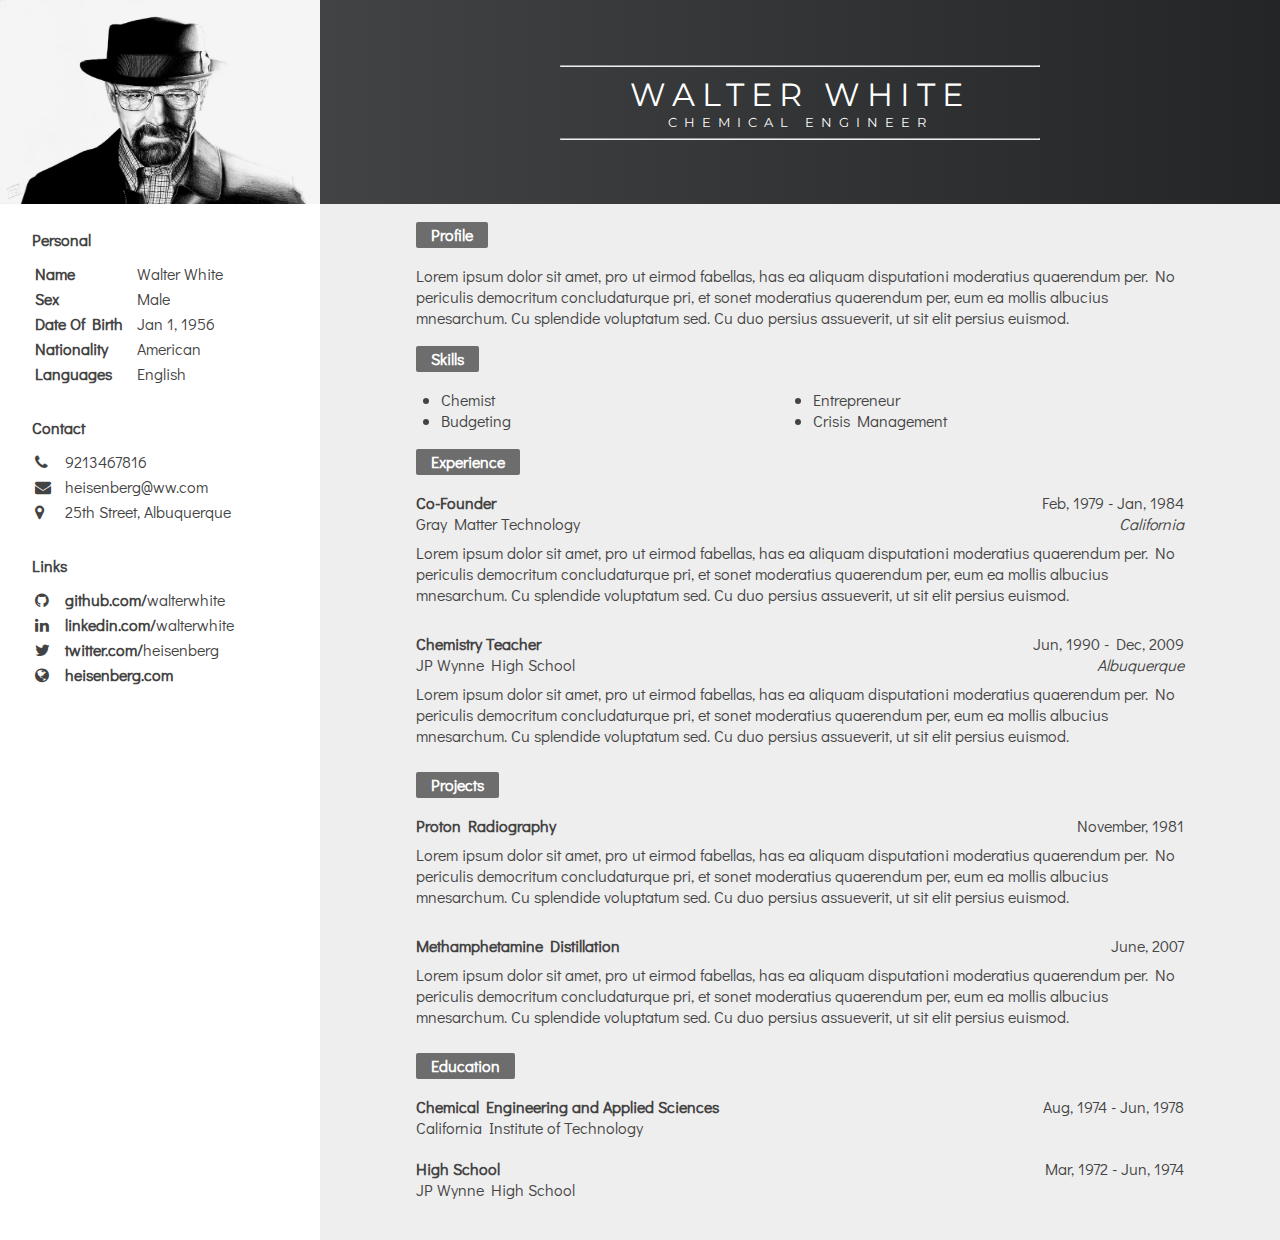
<file: index.html>
<!DOCTYPE html>
<html>
    <head>
        <meta name="description" content="Create your own online resume using this resume builder" />
        <meta name="author" content="https://github.com/manas94gupta">
        <meta name="theme-color" content="#232526" />
        <meta charset="utf-8">
        <meta name="viewport" content="width=device-width,initial-scale=1">
        <title>Online Resume</title>
        <link href="css/styles.css" rel="stylesheet">
        <link href="https://maxcdn.bootstrapcdn.com/font-awesome/4.7.0/css/font-awesome.min.css" rel="stylesheet">
        <link href="https://fonts.googleapis.com/css?family=Montserrat" rel="stylesheet">
        <link href="https://fonts.googleapis.com/css?family=Didact+Gothic" rel="stylesheet">
        <script src="https://ajax.googleapis.com/ajax/libs/jquery/3.1.1/jquery.min.js"></script>
        <script src="js/data.js"></script>
        <script src="js/helper.js"></script>
        <script src="js/builder.js"></script>
        <script async src="js/fixed.js"></script>
    </head>
    <body>
        <div class="container">
            <header class="flex-box">
            </header>
            <div class="flex-box">
                <aside>
                    <div class="aside-data">
                    </div>
                </aside>

                <main>
                    <div class="main-data">
                    </div>
                </main>
            </div>
        </div>
    </body>
</html>
</file>
<file: css/styles.css>
* {
    box-sizing: border-box;
}

body,
div,
ul,
li,
p,
h1,
h2,
h3,
h4,
h5,
h6 {
  padding:0;
  margin:0;
  font-family: 'Didact Gothic', sans-serif;
  color: #434343;
}

.boldText {
    font-weight: bold;
}

.flex-box {
    display: flex;
    flex-wrap: wrap;
}

a {
    text-decoration: none;
    color: #434343;
}

/**********Header Elements Styling**********/

header {
    height: 204px;
    width: 100%;
}

.biopic {
    width: 25%;
}

.biopic img {
    width: 100%;
    height: 204px;
}

.name-role {
    width: 75%;
    height: 204px;
    -webkit-print-color-adjust: exact;
    /*background-color: #6d6d6d;*/
    background: #232526;
    background: -webkit-linear-gradient(to left, #232526 , #414345);
    background: linear-gradient(to left, #232526 , #414345);
    text-align: center;
    color: #ffffff;
    display: table;
}

.vertical-align {
    display: table-cell;
    vertical-align: middle;
}

.name-role hr {
    width: 50%;
}

.name,
.role {
    color: #ffffff;
    font-family: 'Montserrat', sans-serif;
    font-weight: normal;
    letter-spacing: 7px;
    text-transform: uppercase;
}

/*****************************************/

/**********Aside Elements Styling**********/

aside {
    width: 25%;
}

.aside-data {
    width: 80%;
    margin: 15px auto;
}

.personal,
.contact,
.links {
    padding-top: 10px;
}

.personal,
.contact {
    margin-bottom: 20px;
}

aside h3 {
    font-size: 1em;
}

table {
    width: 100%;
    /*border-collapse: collapse;*/
    margin-top: 10px;
}

th {
    text-align: left;
    width: 100px;
    font-size: 1em;
}

td {
    font-size: 1em;
}

tr {
    /*border-bottom: 1pt solid #434343;*/
}

aside i {
    width: 30px;
}

/*****************************************/

/**********Main Elements Styling**********/

main {
    width: 75%;
    -webkit-print-color-adjust: exact;
    background-color: #eeeeee;
}

.main-data {
    width: 80%;
    margin: 0 auto;
    padding: 20px 0;
}

.heading {
    font-size: 1em;
    font-weight: bold;
    border-radius: 2px;
    color: #ffffff;
    background-color: #6d6d6d;
    padding: 2px 15px 3px 15px;
}

.profile-entry,
.skill-entry,
.work-entry,
.project-entry,
.education-entry {
    margin: 20px 0;
}

.job-title,
.project-title,
.degree {
    font-weight: bold;
}

.date,
.location {
    float: right;
}

.location {
    font-style: italic;
}

.description {
    padding: 8px 0;
}

ul {
    margin-left: 25px;
}

li {
    width: 50%;
    padding-right: 40px;
    overflow-wrap: break-word;
}

/*****************************************/

/********For Fixed Aside on Scroll********/

.fixed {
    position: fixed;
    top: 0;
}

.main-left {
    margin-left: 25%;
}

.main-left1 {
    margin-left: 30%;
}

.main-left2 {
    margin-left: 35%;
}

/*****************************************/

/**************Media Queries**************/

/*for larger screens container will have fixed width and centered*/
@media screen and (min-width: 1401px) {
    .container {
        width: 1400px;
        margin: 0 auto;
    }
}

@media screen and (min-width: 850px) and (max-width: 1023px) {
    .biopic,
    aside {
        width: 30%;
    }

    .name-role,
    main {
        width: 70%;
    }

    .name-role hr {
        width: 70%;
    }
}

@media screen and (min-width: 700px) and (max-width: 849px) {
    .biopic,
    aside {
        width: 35%;
    }

    .name-role,
    main {
        width: 65%;
    }

    .name-role hr {
        width: 80%;
    }
}

@media screen and (max-width: 699px) {
    .biopic {
        display: none;
    }

    .name-role,
    aside,
    main {
        width: 100%;
    }

    .name-role hr {
        width: 90%;
    }

    th {
        width: 120px;
    }

    .date,
    .location {
        float: none;
    }

    .date {
        font-size: 0.7em;
    }

    .location {
        font-size: 0.9em;
    }

    li {
        width: 100%;
    }
}

@media print {
    .biopic,
    aside {
        width: 33%;
    }

    .name-role,
    main {
        width: 67%;
    }

    .name-role hr {
        width: 70%;
    }

    .personal {
        margin-top: 20px;
        margin-bottom: 40px;
    }

    .contact {
        margin-bottom: 40px;
    }

    .contact {
        margin-top: 350px;
    }

    .work-entry,
    .project-entry,
    .education-entry {
        page-break-inside: avoid;
    }
}

/*****************************************/
</file>
